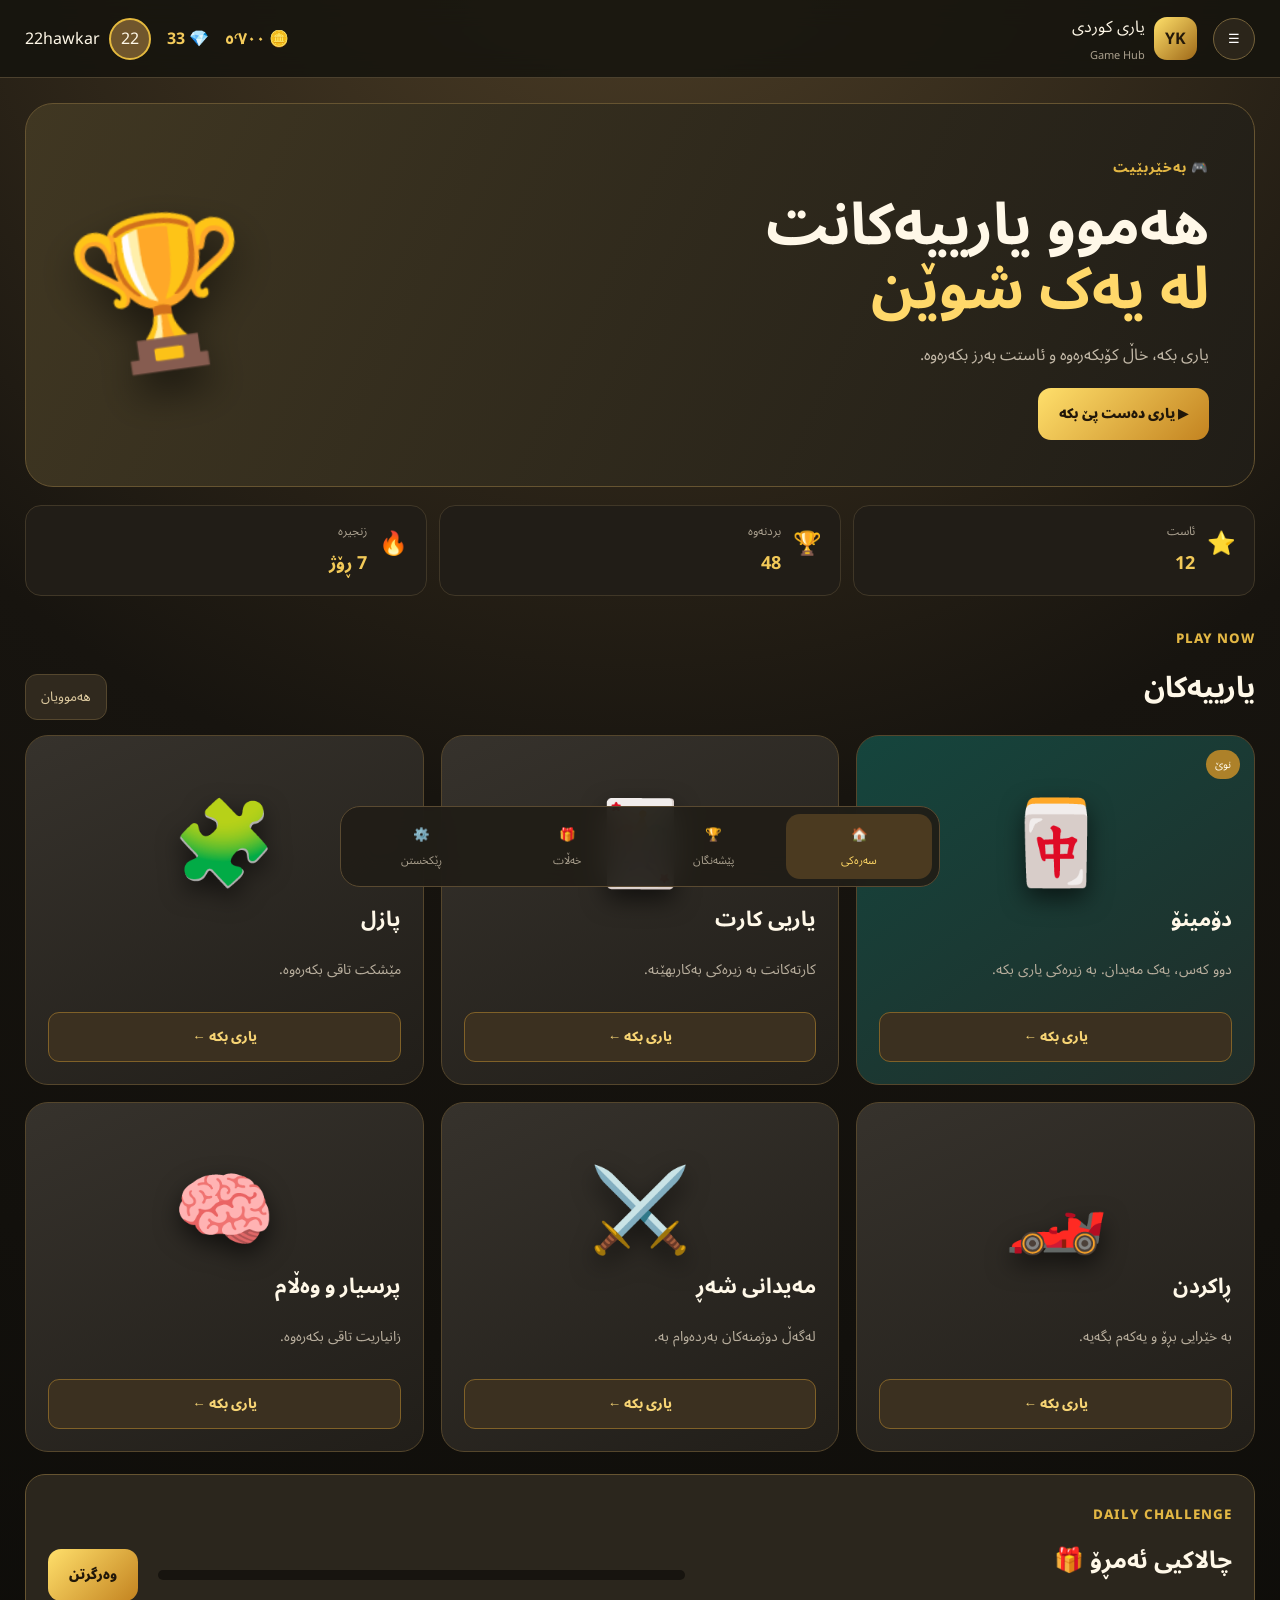
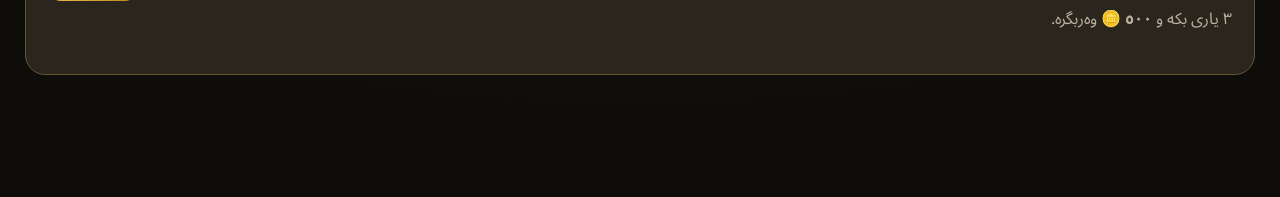
<file: index.html>
<!doctype html><html lang="ckb" dir="rtl"><head><meta charset="utf-8"><meta name="viewport" content="width=device-width,initial-scale=1"><title>یاری کوردی</title><link rel="stylesheet" href="style.css"></head><body><div class="app"><header><button class="circle" id="menu">☰</button><div class="brand"><b>YK</b><span>یاری کوردی<small>Game Hub</small></span></div><div class="wallet">🪙 <strong id="coins">5700</strong>　💎 <strong>33</strong></div><div class="user"><i>22</i><span>22hawkar</span></div></header><main><section class="hero"><div><small>🎮 بەخێربێیت</small><h1>هەموو یارییەکانت<br><em>لە یەک شوێن</em></h1><p>یاری بکە، خاڵ کۆبکەرەوە و ئاستت بەرز بکەرەوە.</p><button class="gold" onclick="document.querySelector('#games').scrollIntoView({behavior:'smooth'})">▶ یاری دەست پێ بکە</button></div><div class="trophy">🏆</div></section><section class="stats"><div>⭐<span>ئاست<strong>12</strong></span></div><div>🏆<span>بردنەوە<strong>48</strong></span></div><div>🔥<span>زنجیرە<strong>7 ڕۆژ</strong></span></div></section><section id="games"><div class="title"><div><small>PLAY NOW</small><h2>یارییەکان</h2></div><button class="filter">هەموویان</button></div><div class="grid"><article class="card green"><div class="icon">🀄</div><label>نوێ</label><h3>دۆمینۆ</h3><p>دوو کەس، یەک مەیدان. بە زیرەکی یاری بکە.</p><button onclick="play('دۆمینۆ')">یاری بکە ←</button></article><article class="card"><div class="icon">🃏</div><h3>یاریی کارت</h3><p>کارتەکانت بە زیرەکی بەکاربهێنە.</p><button onclick="play('کارت')">یاری بکە ←</button></article><article class="card"><div class="icon">🧩</div><h3>پازل</h3><p>مێشکت تاقی بکەرەوە.</p><button onclick="play('پازل')">یاری بکە ←</button></article><article class="card"><div class="icon">🏎️</div><h3>ڕاکردن</h3><p>بە خێرایی بڕۆ و یەکەم بگەیە.</p><button onclick="play('ڕاکردن')">یاری بکە ←</button></article><article class="card"><div class="icon">⚔️</div><h3>مەیدانی شەڕ</h3><p>لەگەڵ دوژمنەکان بەردەوام بە.</p><button onclick="play('شەڕ')">یاری بکە ←</button></article><article class="card"><div class="icon">🧠</div><h3>پرسیار و وەڵام</h3><p>زانیاریت تاقی بکەرەوە.</p><button onclick="play('Quiz')">یاری بکە ←</button></article></div></section><section class="daily"><div><small>DAILY CHALLENGE</small><h2>چالاکیی ئەمڕۆ 🎁</h2><p>٣ یاری بکە و <b>٥٠٠ 🪙</b> وەربگرە.</p></div><div class="bar"><i id="bar"></i></div><button class="gold" onclick="reward()">وەرگرتن</button></section></main><nav><button class="active">🏠<small>سەرەکی</small></button><button>🏆<small>پێشەنگان</small></button><button>🎁<small>خەڵات</small></button><button>⚙️<small>ڕێکخستن</small></button></nav><div id="toast"></div></div><script src="app.js"></script></body></html>
</file>
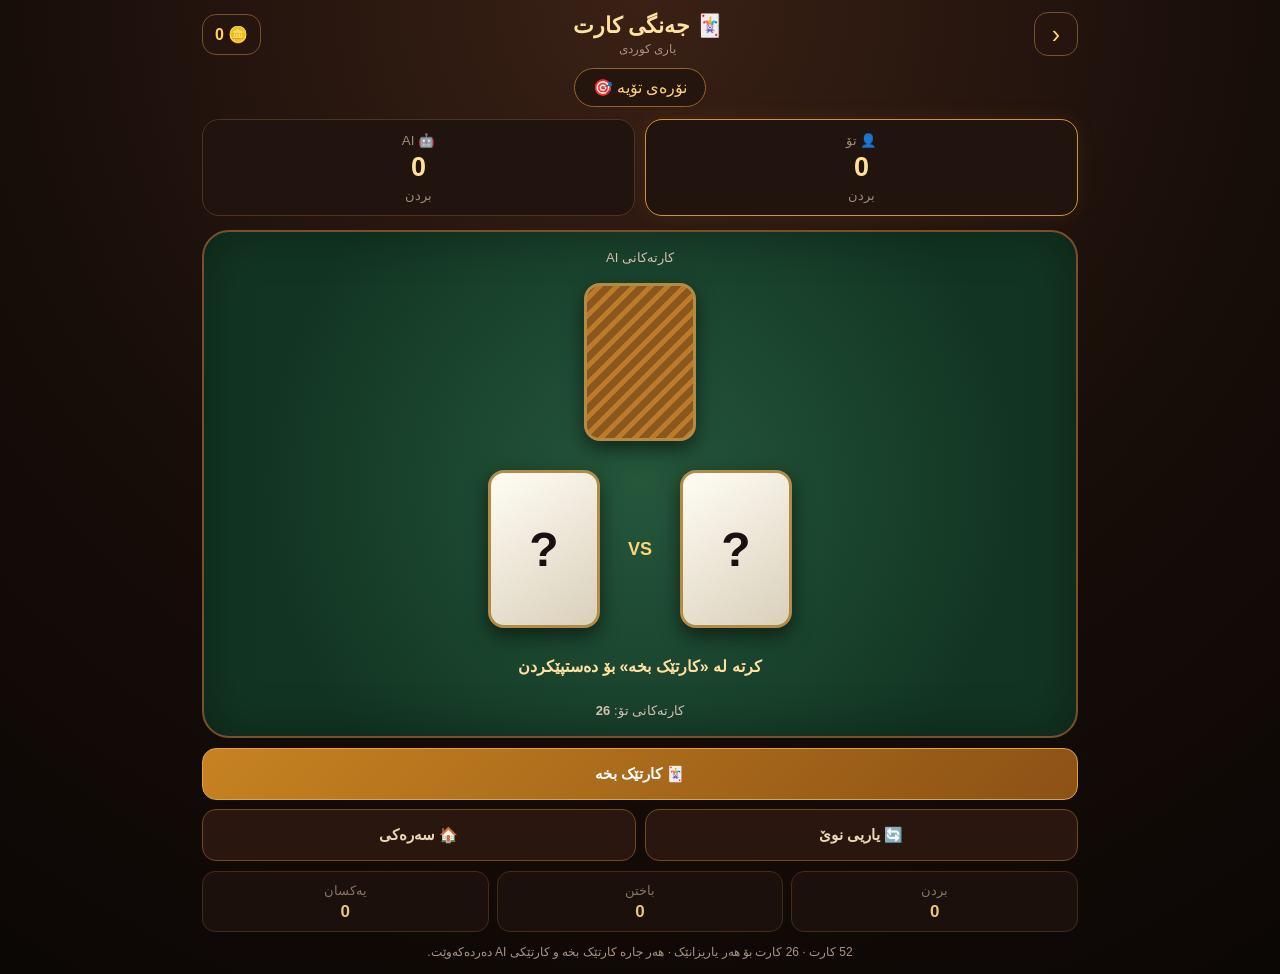
<file: domino/index.html>
<!doctype html>
<html lang="ku" dir="rtl">
<head>
<meta charset="UTF-8">
<meta name="viewport" content="width=device-width,initial-scale=1,maximum-scale=1,user-scalable=no">
<meta name="theme-color" content="#170d09">
<title>جەنگی کارت | یاری کوردی</title>
<style>
*{box-sizing:border-box;-webkit-tap-highlight-color:transparent}body{margin:0;min-height:100vh;background:radial-gradient(circle at top,#3a2115,#170d09 55%,#0b0705);color:#fff;font-family:Tahoma,Arial,sans-serif}.app{max-width:900px;margin:auto;padding:12px;min-height:100vh}.top{display:flex;align-items:center;gap:9px;margin-bottom:12px}.icon{width:44px;height:44px;border:1px solid #795126;border-radius:14px;background:#25150e;color:#ffd477;font-size:25px}.title{flex:1;text-align:center}.title h1{margin:0;color:#ffe1a0;font-size:22px}.title p{margin:3px 0 0;color:#a99480;font-size:12px}.coin{background:#25150e;border:1px solid #795126;border-radius:14px;padding:10px 12px;color:#ffd35b;font-weight:bold}.turn{width:max-content;margin:0 auto 12px;padding:9px 18px;border:1px solid #956328;border-radius:25px;background:#24150f;color:#ffd477}.scores{display:grid;grid-template-columns:1fr 1fr;gap:10px}.score{border:1px solid #50331f;border-radius:17px;background:#21130e;text-align:center;padding:11px}.score.active{border-color:#d19237;box-shadow:0 0 20px #b977241f}.score small{color:#9f8c7a}.score b{display:block;font-size:27px;color:#ffe09a;margin:3px 0}.arena{margin-top:14px;border:2px solid #795126;border-radius:27px;background:radial-gradient(circle,#25573b,#123523 75%);padding:18px;min-height:390px;box-shadow:inset 0 0 50px #0005;display:flex;flex-direction:column;align-items:center;justify-content:center;gap:18px}.label{color:#d2c0ad;font-size:13px}.cards{display:flex;align-items:center;justify-content:center;gap:28px;min-height:180px}.card{width:112px;height:158px;border-radius:16px;background:linear-gradient(145deg,#fffdf4,#d9d0bb);border:3px solid #b58a42;box-shadow:0 8px 20px #0008;position:relative;color:#17120f;display:flex;align-items:center;justify-content:center;font-size:48px;font-weight:bold}.card.red{color:#b62920}.card.back{background:repeating-linear-gradient(135deg,#8a581f 0 7px,#bb7b28 7px 12px);color:transparent}.card.back:after{content:'🃏';font-size:42px;filter:grayscale(1) brightness(1.5);opacity:.75}.vs{color:#ffd477;font-weight:bold;font-size:18px}.result{min-height:28px;text-align:center;color:#ffe0a0;font-weight:bold}.controls{display:grid;grid-template-columns:1fr 1fr;gap:9px;margin-top:10px}.btn{min-height:52px;border:1px solid #70491f;border-radius:14px;background:#29170f;color:#ead5b6;font-weight:bold;font-size:15px}.btn.primary{grid-column:1/-1;background:linear-gradient(135deg,#c78321,#8c5115);color:white;border-color:#e0a13e}.btn:disabled{opacity:.45}.stats{display:grid;grid-template-columns:repeat(3,1fr);gap:8px;margin-top:10px}.stat{background:#1c100c;border:1px solid #452b1a;border-radius:13px;padding:9px;text-align:center}.stat small{color:#877565}.stat b{display:block;color:#e9c57a;font-size:17px;margin-top:3px}.hint{text-align:center;color:#a99582;font-size:12px;margin-top:10px;line-height:1.7}.toast{position:fixed;left:50%;bottom:25px;transform:translate(-50%,80px);opacity:0;background:#29170f;border:1px solid #8b5b26;color:#ffe0a0;padding:11px 17px;border-radius:14px;transition:.25s;z-index:20;white-space:nowrap}.toast.show{transform:translate(-50%,0);opacity:1}.modal{position:fixed;inset:0;background:#000b;display:none;align-items:center;justify-content:center;padding:20px;z-index:30}.modal.show{display:flex}.box{width:100%;max-width:380px;text-align:center;background:linear-gradient(145deg,#302016,#180e0a);border:1px solid #9a682d;border-radius:24px;padding:28px}.emoji{font-size:52px}.box h2{color:#ffe0a0}.box p{color:#c2ad98;line-height:1.8}.reward{color:#ffd25d;font-weight:bold;margin:14px}@media(max-width:500px){.app{padding:10px}.arena{min-height:350px;padding:12px}.card{width:92px;height:136px;font-size:40px}.cards{gap:16px}.scores{gap:7px}.coin{padding:9px 10px}}
</style>
</head>
<body>
<div class="app">
<header class="top"><button class="icon" onclick="home()">‹</button><div class="title"><h1>🃏 جەنگی کارت</h1><p>یاری کوردی</p></div><div class="coin">🪙 <span id="coins">0</span></div></header>
<div id="turn" class="turn">نۆرەی تۆیە 🎯</div>
<section class="scores"><div id="pcard" class="score active"><small>👤 تۆ</small><b id="pscore">0</b><small>بردن</small></div><div id="acard" class="score"><small>🤖 AI</small><b id="ascore">0</b><small>بردن</small></div></section>
<section class="arena">
<div class="label">کارتەکانی AI</div>
<div id="aiCard" class="card back">🃏</div>
<div class="cards"><div id="playerCard" class="card">?</div><div class="vs">VS</div><div id="cpuCard" class="card">?</div></div>
<div class="result" id="result">کرتە لە «کارتێک بخە» بۆ دەستپێکردن</div>
<div class="label">کارتەکانی تۆ: <b id="remaining">26</b></div>
</section>
<div class="controls"><button id="playBtn" class="btn primary" onclick="playCard()">🃏 کارتێک بخە</button><button class="btn" onclick="newGame()">🔄 یاریی نوێ</button><button class="btn" onclick="home()">🏠 سەرەکی</button></div>
<div class="stats"><div class="stat"><small>بردن</small><b id="wins">0</b></div><div class="stat"><small>باختن</small><b id="losses">0</b></div><div class="stat"><small>یەکسان</small><b id="draws">0</b></div></div>
<div class="hint">52 کارت · 26 کارت بۆ هەر یاریزانێک · هەر جارە کارتێک بخە و کارتێکی AI دەردەکەوێت.</div>
</div>
<div id="modal" class="modal"><div class="box"><div id="emoji" class="emoji">🏆</div><h2 id="title">پیرۆزە!</h2><p id="text"></p><div id="reward" class="reward"></div><button class="btn primary" onclick="newGame()">🔄 یارییەکی تر</button><button class="btn" style="width:100%;margin-top:8px" onclick="home()">🏠 سەرەکی</button></div></div>
<div id="toast" class="toast"></div>
<script>
const $=id=>document.getElementById(id);
const suits=[{s:'♥',r:'red'},{s:'♦',r:'red'},{s:'♣',r:''},{s:'♠',r:''}];
const ranks=[{n:'2',v:2},{n:'3',v:3},{n:'4',v:4},{n:'5',v:5},{n:'6',v:6},{n:'7',v:7},{n:'8',v:8},{n:'9',v:9},{n:'10',v:10},{n:'J',v:11},{n:'Q',v:12},{n:'K',v:13},{n:'A',v:14}];
let deck=[],player=[],ai=[],turn=true,over=false,roundBusy=false;
let coins=+localStorage.getItem('yk_coins')||0;
let wins=+localStorage.getItem('yk_cards_wins')||0,losses=+localStorage.getItem('yk_cards_losses')||0,draws=+localStorage.getItem('yk_cards_draws')||0;
function makeDeck(){let d=[];suits.forEach(s=>ranks.forEach(r=>d.push({suit:s.s,red:s.r,name:r.n,value:r.v,id:s.s+r.n})));return d}
function shuffle(a){for(let i=a.length-1;i>0;i--){let j=Math.floor(Math.random()*(i+1));[a[i],a[j]]=[a[j],a[i]]}return a}
function newGame(){deck=shuffle(makeDeck());player=deck.splice(0,26);ai=deck.splice(0,26);turn=true;over=false;roundBusy=false;$('modal').classList.remove('show');$('playerCard').textContent='?';$('cpuCard').textContent='?';$('playerCard').className='card';$('cpuCard').className='card';$('aiCard').style.visibility='visible';$('result').textContent='کرتە لە «کارتێک بخە» بۆ دەستپێکردن';render()}
function playCard(){if(over||!turn||roundBusy)return;if(!player.length||!ai.length){finish(player.length?'ai':'player');return}roundBusy=true;turn=false;$('turn').textContent='AI کارت هەڵدەبژێرێت... 🤖';let p=player.pop(),a=ai.pop();showCard($('playerCard'),p);showCard($('cpuCard'),a);$('remaining').textContent=player.length;setTimeout(()=>resolveRound(p,a),500)}
function showCard(el,c){el.textContent=c.name+c.suit;el.className='card'+(c.red?' red':'')}
function resolveRound(p,a){let msg='';if(p.value>a.value){wins++;coins+=5;msg='تۆ ئەم دەورەت بردتەوە! 🏆'}else if(a.value>p.value){losses++;msg='AI ئەم دەورەتە بردی 🤖'}else{draws++;coins+=1;msg='دەورەکە یەکسان بوو 🤝'}save();$('result').textContent=msg;turn=true;roundBusy=false;if(!player.length||!ai.length){let winner=player.length?'player':ai.length?'ai':'draw';setTimeout(()=>finish(winner),650)}else{$('turn').textContent='نۆرەی تۆیە 🎯'}render()}
function finish(w){if(over)return;over=true;roundBusy=false;if(w==='player'){$('emoji').textContent='🏆';$('title').textContent='پیرۆزە! تۆ بردتەوە 🎉';$('text').textContent='کارتەکانی تۆ زووتر تەواو بوون.';$('reward').textContent='🪙 +50 Coin';coins+=50;save()}else if(w==='ai'){$('emoji').textContent='🤖';$('title').textContent='AI بردی';$('text').textContent='AI زووتر کارتەکانی تەواو کرد.';$('reward').textContent='🪙 +0 Coin'}else{$('emoji').textContent='🤝';$('title').textContent='یەکسان بوو';$('text').textContent='هەردوو لایەن کارتەکانیان تەواو کرد.';$('reward').textContent='🪙 +10 Coin';coins+=10;save()}$('turn').textContent='یاری کۆتایی هات 🏁';render();setTimeout(()=>$('modal').classList.add('show'),350)}
function save(){localStorage.setItem('yk_coins',coins);localStorage.setItem('yk_cards_wins',wins);localStorage.setItem('yk_cards_losses',losses);localStorage.setItem('yk_cards_draws',draws)}
function render(){$('coins').textContent=coins;$('wins').textContent=wins;$('losses').textContent=losses;$('draws').textContent=draws;$('remaining').textContent=player.length;$('pscore').textContent=wins;$('ascore').textContent=losses;$('playBtn').disabled=over||!turn||roundBusy||!player.length||!ai.length;$('pcard').classList.toggle('active',turn&&!over);$('acard').classList.toggle('active',!turn&&!over)}
let tt;function toast(s){$('toast').textContent=s;$('toast').classList.add('show');clearTimeout(tt);tt=setTimeout(()=>$('toast').classList.remove('show'),1600)}
function home(){location.href='../'}
newGame();
</script>
</body>
</html>
</file>
<file: style.css>
@import url('https://fonts.googleapis.com/css2?family=Noto+Sans+Arabic:wght@400;600;700;800&display=swap');*{box-sizing:border-box}body{margin:0;background:radial-gradient(circle at 50% -10%,#514128,#17140f 48%,#0d0c09);color:#fff8e8;font-family:'Noto Sans Arabic',sans-serif}.app{max-width:1400px;margin:auto;padding-bottom:100px}header{height:78px;display:flex;align-items:center;gap:16px;padding:0 25px;background:#15130ed9;border-bottom:1px solid #4c412e;position:sticky;top:0;z-index:5;backdrop-filter:blur(12px)}button{font-family:inherit;cursor:pointer}.circle{width:42px;height:42px;border-radius:50%;border:1px solid #76633b;background:#2b251a;color:white}.brand{display:flex;gap:9px;align-items:center}.brand>b{width:43px;height:43px;border-radius:13px;display:grid;place-items:center;background:linear-gradient(135deg,#ffe06a,#9e6818);color:#24190a}.brand small{display:block;color:#aaa08d;font-size:11px}.wallet{margin-right:auto;color:#f4cb5b}.user{display:flex;gap:9px;align-items:center}.user i{font-style:normal;background:#70562d;border:2px solid #e4b93e;border-radius:50%;width:42px;height:42px;display:grid;place-items:center}.hero{margin:25px 25px 18px;padding:38px 45px;border:1px solid #665431;border-radius:28px;min-height:295px;background:linear-gradient(115deg,#403722,#201d17);display:flex;justify-content:space-between;align-items:center;overflow:hidden}.hero small,.daily small,.title small{color:#e3b744;font-weight:800;letter-spacing:1px}.hero h1{font-size:clamp(34px,5vw,58px);line-height:1.1;margin:10px 0}.hero em{font-style:normal;color:#ffd86a}.hero p{color:#c3b9a8}.trophy{font-size:145px;filter:drop-shadow(0 20px 20px #0008);transform:rotate(-8deg)}.gold{border:0;border-radius:13px;padding:12px 21px;background:linear-gradient(135deg,#ffdf6b,#c38320);color:#211709;font-weight:900}.stats{margin:0 25px 25px;display:grid;grid-template-columns:repeat(3,1fr);gap:12px}.stats div{background:#211d17;border:1px solid #403727;border-radius:16px;padding:13px 18px;font-size:23px;display:flex;gap:12px}.stats span{font-size:12px;color:#aaa08f}.stats strong{display:block;color:#f2c958;font-size:18px}.title{margin:0 25px 15px;display:flex;justify-content:space-between;align-items:end}.title h2{margin:2px 0;font-size:29px}.filter{background:#30291e;color:#dbc89e;border:1px solid #55472e;border-radius:12px;padding:8px 15px}.grid{padding:0 25px;display:grid;grid-template-columns:repeat(3,1fr);gap:17px}.card{position:relative;min-height:315px;padding:22px;border:1px solid #55462c;border-radius:23px;background:linear-gradient(155deg,#36322c,#211e19);overflow:hidden;transition:.2s}.card:hover{transform:translateY(-5px);border-color:#bd923a}.card.green{background:linear-gradient(145deg,#15453d,#202d29)}.card label{position:absolute;top:14px;right:14px;background:#ad8129;padding:3px 9px;border-radius:15px;font-size:11px}.icon{height:135px;display:grid;place-items:center;font-size:82px;filter:drop-shadow(0 10px 12px #0009)}.card h3{font-size:21px;margin:4px 0}.card p{color:#b9af9e;font-size:14px;min-height:43px}.card>button{width:100%;padding:10px;border-radius:11px;border:1px solid #806128;background:#3b3020;color:#f7d474;font-weight:800}.daily{margin:22px 25px;border:1px solid #665431;border-radius:20px;background:#2b261d;padding:22px;display:grid;grid-template-columns:1fr 1fr auto;gap:20px;align-items:center}.daily h2{margin:4px 0}.daily p{color:#bcb09d}.bar{height:10px;background:#17140f;border-radius:20px;overflow:hidden}.bar i{display:block;height:100%;width:66%;background:linear-gradient(90deg,#d89c2d,#ffe27a)}nav{position:fixed;bottom:13px;left:50%;transform:translateX(-50%);width:min(600px,92vw);padding:7px;display:grid;grid-template-columns:repeat(4,1fr);background:#211d17ee;border:1px solid #5a4a31;border-radius:20px;z-index:8;backdrop-filter:blur(15px)}nav button{background:none;border:0;color:#aaa08e;border-radius:14px;padding:7px}nav button.active{background:#4b3a20;color:#ffd765}nav small{display:block}#toast{position:fixed;top:92px;left:50%;transform:translate(-50%,-20px);opacity:0;background:#f0c75d;color:#211709;padding:11px 19px;border-radius:12px;font-weight:800;transition:.2s;z-index:10}#toast.show{opacity:1;transform:translate(-50%,0)}@media(max-width:800px){.grid{grid-template-columns:repeat(2,1fr)}.hero{padding:28px}.trophy{font-size:90px}.daily{grid-template-columns:1fr}}@media(max-width:550px){header{padding:0 10px}.user span{display:none}.wallet{font-size:12px}.hero{margin:14px;min-height:260px}.trophy{display:none}.stats{margin:0 14px 20px}.grid{padding:0 14px;grid-template-columns:1fr}.title{margin:0 14px 14px}.daily{margin:18px 14px}.brand span{font-size:13px}}
</file>
